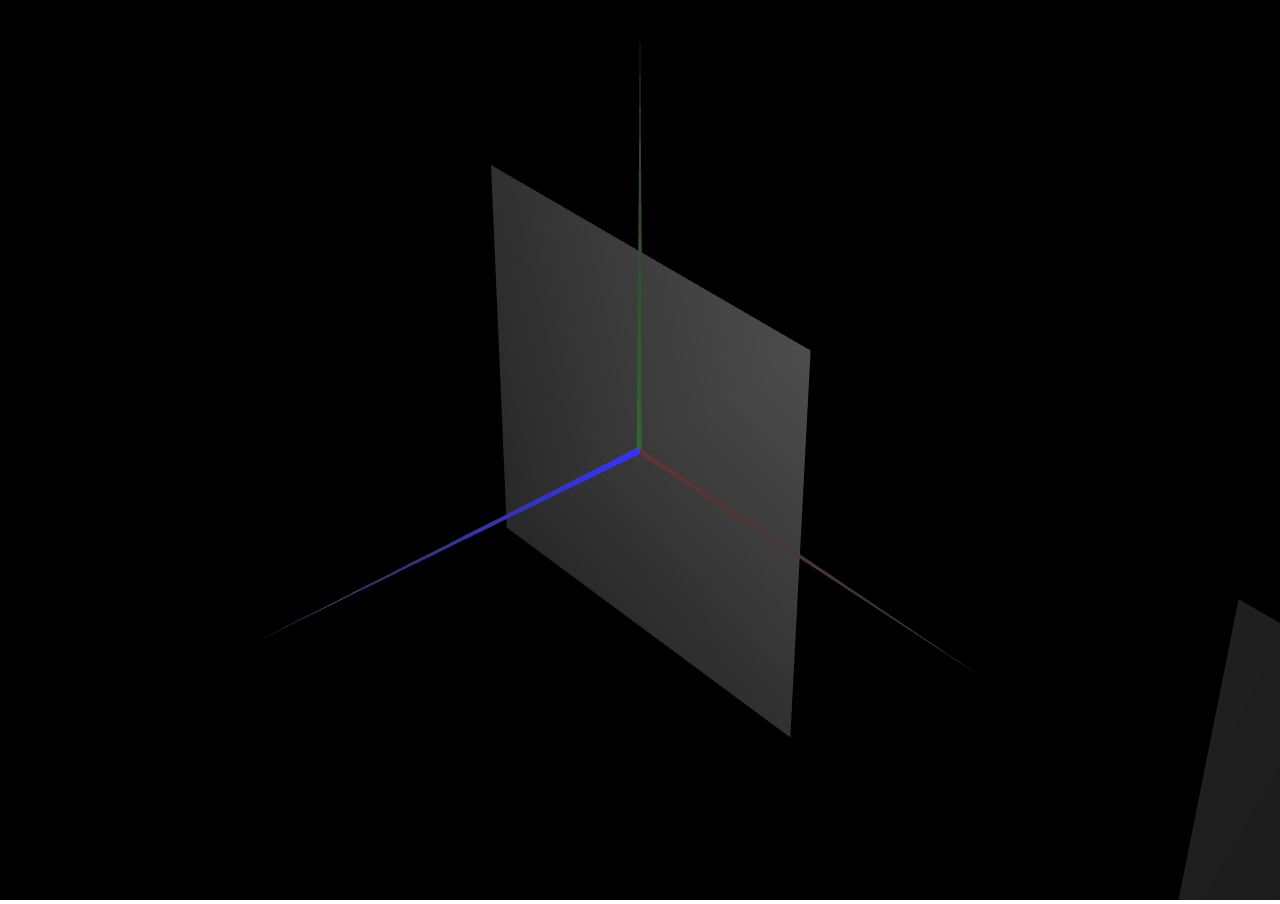
<file: PickingExample/index.html>
<!DOCTYPE html>
<html>
<head lang="en">
	<meta charset="UTF-8">
	<title>CGFexample</title>
	<style>
		body, html {
			border: 0;
			padding: 0;
			margin: 0;
			overflow: hidden;
		}

		canvas {
			width: 100%;
			height: 100%;
		}
	</style>
</head>
<body>
	<script src="main.js"></script>
</body>
</html>
</file>
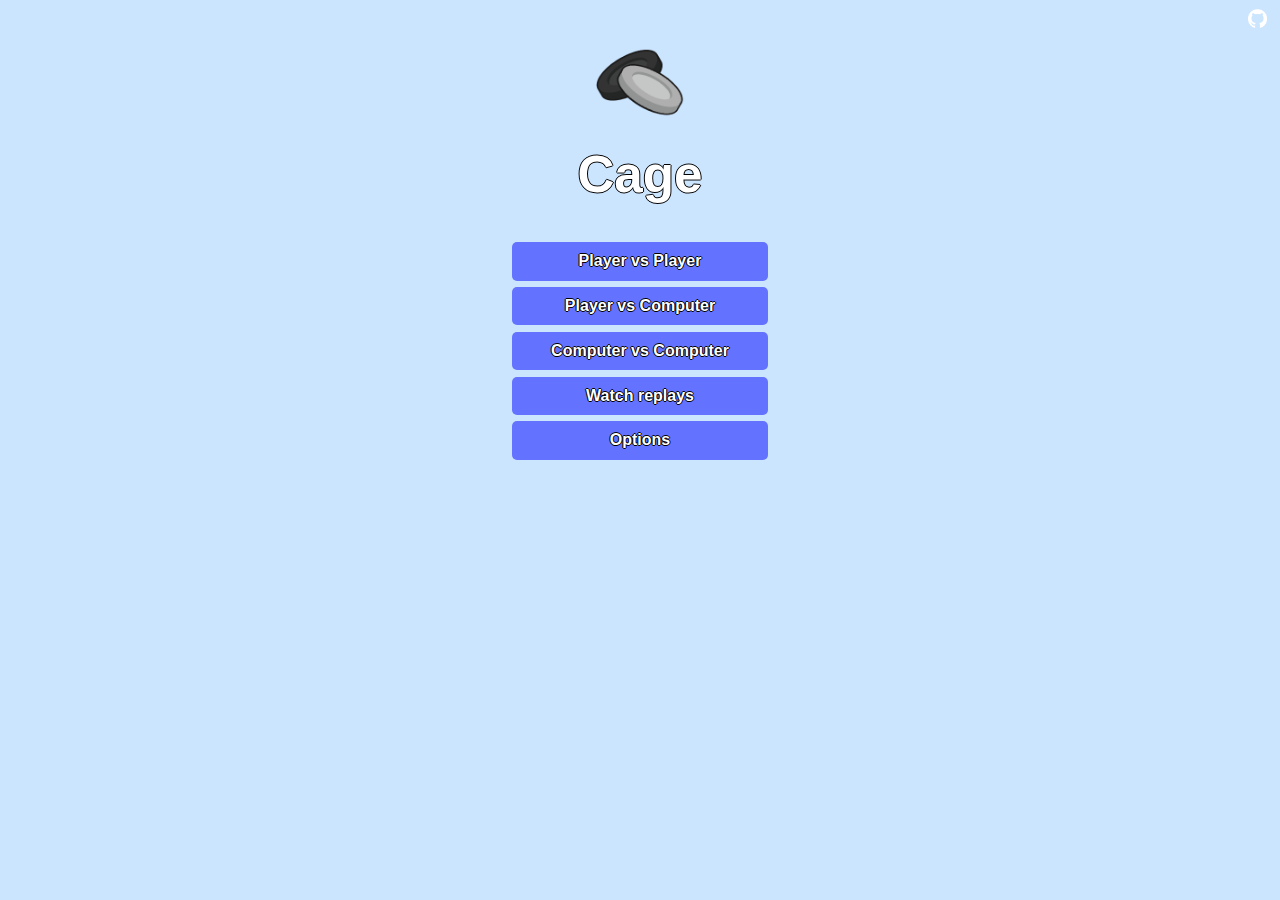
<file: reader/index.html>
<!DOCTYPE html>
<html>
<head lang="en">
    <meta charset="UTF-8">
    <title>Cage</title>
	<link rel="icon" href="resources/logo.png" />
	<link rel="stylesheet" type="text/css" href="styles/menu.css" />
</head>
<body>
	<script>
		localStorage.undo = false;
		localStorage.turn_time = 12;
		localStorage.player1 = "Player";
		localStorage.player2 = "Player";
	</script>

	<a href="https://github.com/BSantos22/LAIG3" target="_blank"><img src="resources/github.png" id="github-img"></a>
	<img id='logo' src='resources/logo.png'/>
	
	<h1 id='title' class='unselectable'>Cage</h1>
	
	<ul>
	<li><button id="player-vs-player" class="button">Player vs Player</button></li>
	<li><button id="player-vs-computer" class="button">Player vs Computer</button></li>
	<li><button id="computer-vs-computer" class="button">Computer vs Computer</button></li>
	<li><button id="watch-replays" class="button">Watch replays</button></li>
	<li><button id="options" class="button">Options</button></li>
	</ul>
	
	<script type="text/javascript">
		document.getElementById("player-vs-player").onclick = function () {
			localStorage.player1 = "Player";
			localStorage.player2 = "Player";
			location.href = "game.html";
		};
		document.getElementById("player-vs-computer").onclick = function () {
			localStorage.player1 = "Player";
			localStorage.player2 = "Computer";
			location.href = "game.html";
		};
		document.getElementById("computer-vs-computer").onclick = function () {
			localStorage.player1 = "Computer";
			localStorage.player2 = "Computer";
			location.href = "game.html";
		};
		document.getElementById("watch-replays").onclick = function () {
			document.getElementById('modal').style.display = "block";
		};
		document.getElementById("options").onclick = function () {
			//location.href = "game.html";
		};
	</script>
	
	<section id="modal" class="modal">
		<h1 id="choose">Choose file</h1>
		<form id="form-video" action="javascript:watchVideo()" autocomplete="off">
			<input type="text" id="input_file_name" class="text-input" placeholder="File name"><br>
			<input class="button" type="submit" value="Submit">
		</form>
		
		<button id="back" class="button">Back</button>
	</section>
	
	<script type="text/javascript">
		document.getElementById("back").onclick = function () {
			location.href = "index.html";
		};
	
		function watchVideo() {
			localStorage.video_name = document.getElementById('input_file_name').value;
			location.href = "video.html";
		}
	</script>
	
</body>
</html>
</file>
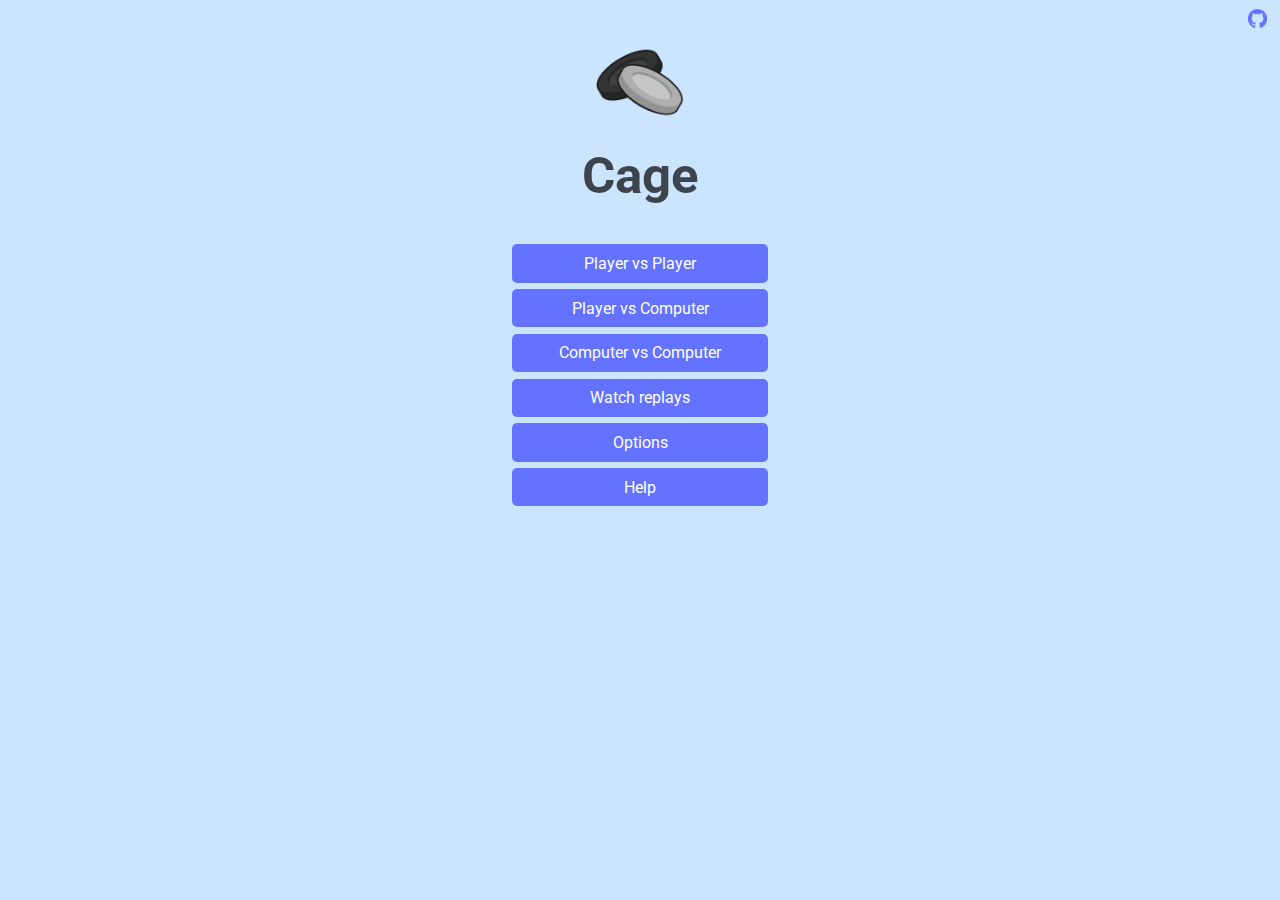
<file: src/index.html>
<!DOCTYPE html>
<html>
<head lang="en">
    <meta charset="UTF-8">
    <title>Cage</title>
	<link rel="icon" href="resources/logo.png" />
	<link href="https://fonts.googleapis.com/css?family=Roboto" rel="stylesheet">
	<link rel="stylesheet" type="text/css" href="styles/menu.css" />
</head>
<body>
	<script>
		location.href = "pages/menu.html";
	</script>
</body>
</html>
</file>
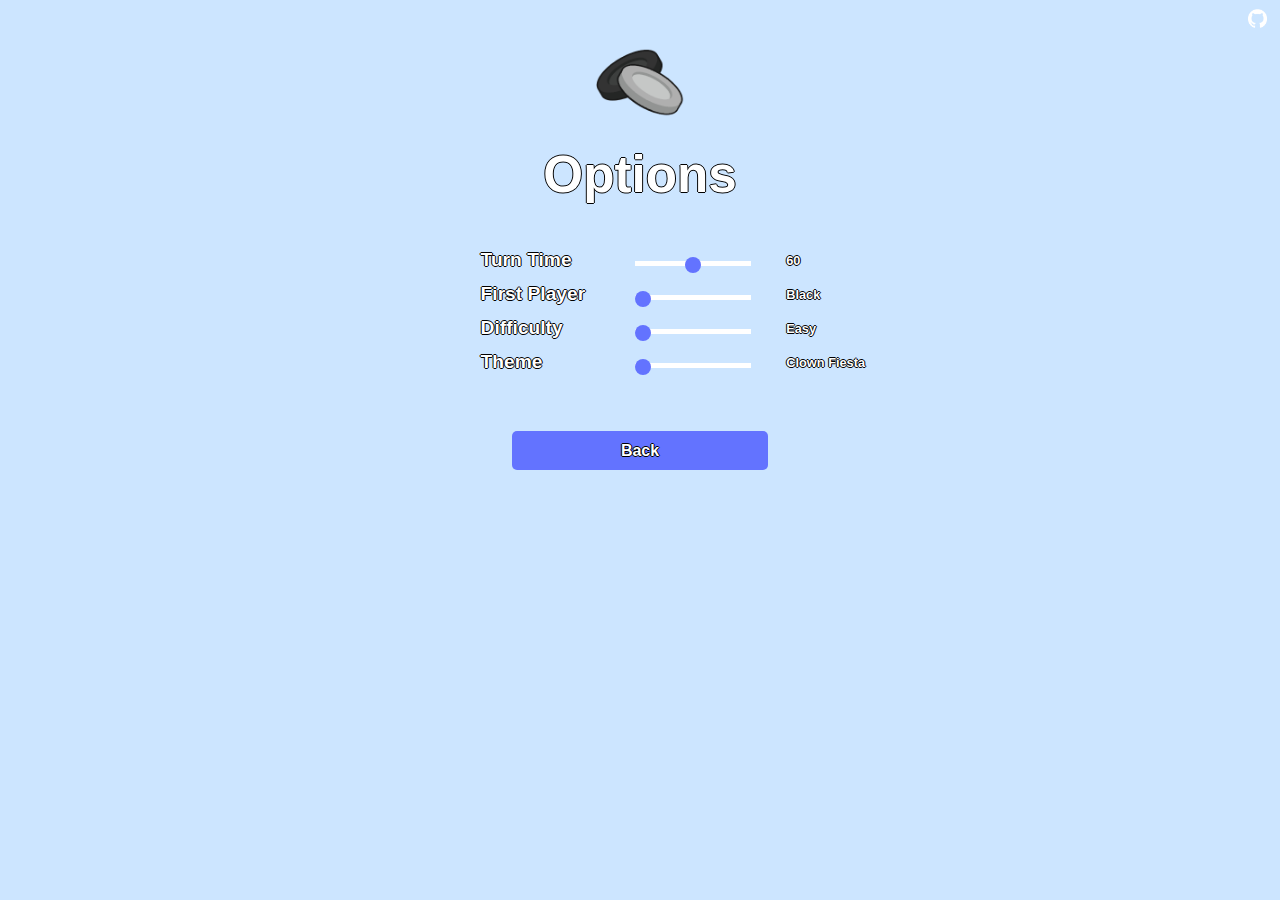
<file: reader/options.html>
<!DOCTYPE html>
<html>
<head lang="en">
    <meta charset="UTF-8">
    <title>Cage</title>
	<link rel="icon" href="resources/logo.png" />
	<link rel="stylesheet" type="text/css" href="styles/options.css" />
</head>
<body>
	<a href="https://github.com/BSantos22/LAIG3" target="_blank"><img src="resources/github.png" id="github-img"></a>
	<img id='logo' src='resources/logo.png'/>
	
	<h1 id='title' class='unselectable'>Options</h1>
	
	<form action='javascript:setOptions()'>
		<table>
		<tr>
			<th>Turn Time</th>
			<th><input type="range" id="turn_time" min="0" max="120" step="5" oninput="changeTurnTime()"></th>
			<th id="turn_time_value"></th>
		</tr>
		<tr>
			<th>First Player</th>
			<th><input type="range" id="first_player" min="1" max="2" step="1" oninput="changeFirstPlayer()"></th>
			<th id="first_player_value"></th>
		</tr>
		<tr>
			<th>Difficulty</th>
			<th><input type="range" id="difficulty" min="1" max="3" step="1" oninput="changeDifficulty()"></th>
			<th id="difficulty_value"></th>
		</tr>
		<tr>
			<th>Theme</th>
			<th><input type="range" id="theme" min="1" max="4" step="1" oninput="changeTheme()"></th>
			<th id="theme_value"></th>
		</tr>
		</table>
		
		<input class="button" type="submit" id="submit" value="Back">
	</form>
	
	<script>
		document.getElementById('first_player').value = localStorage.first_player;
		document.getElementById('difficulty').value = localStorage.difficulty;
		document.getElementById('theme').value = localStorage.theme;
		document.getElementById('turn_time').value = localStorage.turn_time;
		document.getElementById('first_player_value').innerHTML = getFirstPlayer(localStorage.first_player);
		document.getElementById('difficulty_value').innerHTML = getDifficulty(localStorage.difficulty);
		document.getElementById('theme_value').innerHTML = getTheme(localStorage.theme);
		document.getElementById('turn_time_value').innerHTML = getTurnTime(localStorage.turn_time);
	
		function setOptions() {
			localStorage.first_player = document.getElementById('first_player').value;
			localStorage.difficulty = document.getElementById('difficulty').value;
			localStorage.theme = document.getElementById('theme').value;
			localStorage.turn_time = document.getElementById('turn_time').value;
			location.href = "index.html";
		}
	
		function getTurnTime(val) {
			if (val == 0) {
				return "Off";
			}
			else {
				return val;
			}
		}
	
		function changeTurnTime() {
			var val = document.getElementById('turn_time').value;
			var string = getTurnTime(val);
			document.getElementById('turn_time_value').innerHTML = string;
		}
		
		function getFirstPlayer(val) {
			if (val == 1) {
				return "Black";
			}
			else {
				return "White";
			}

		}
		
		function changeFirstPlayer() {
			var val = document.getElementById('first_player').value;
			var string = getFirstPlayer(val);
			document.getElementById('first_player_value').innerHTML = string;
		}
		
		function getDifficulty(val) {
			if (val == 1) {
				return "Easy";
			}
			else if (val == 2){
				return "Medium";
			}
			else {
				return "Hard";
			}
		}
		
		function changeDifficulty() {
			var val = document.getElementById('difficulty').value;
			var string = getDifficulty(val);
			document.getElementById('difficulty_value').innerHTML = string;
		}
	
		function getTheme(val) {
			if (val == 1) {
				return "Clown Fiesta";
			}
			else if (val == 2){
				return "Hi";
			}
			else if (val == 3){
				return "Anotha one";
			}
			else {
				return "Fack";
			}
		}
	
		function changeTheme() {
			var val = document.getElementById('theme').value;
			var string = getTheme(val);
			document.getElementById('theme_value').innerHTML = string;
		}
	</script>
	
</body>
</html>
</file>
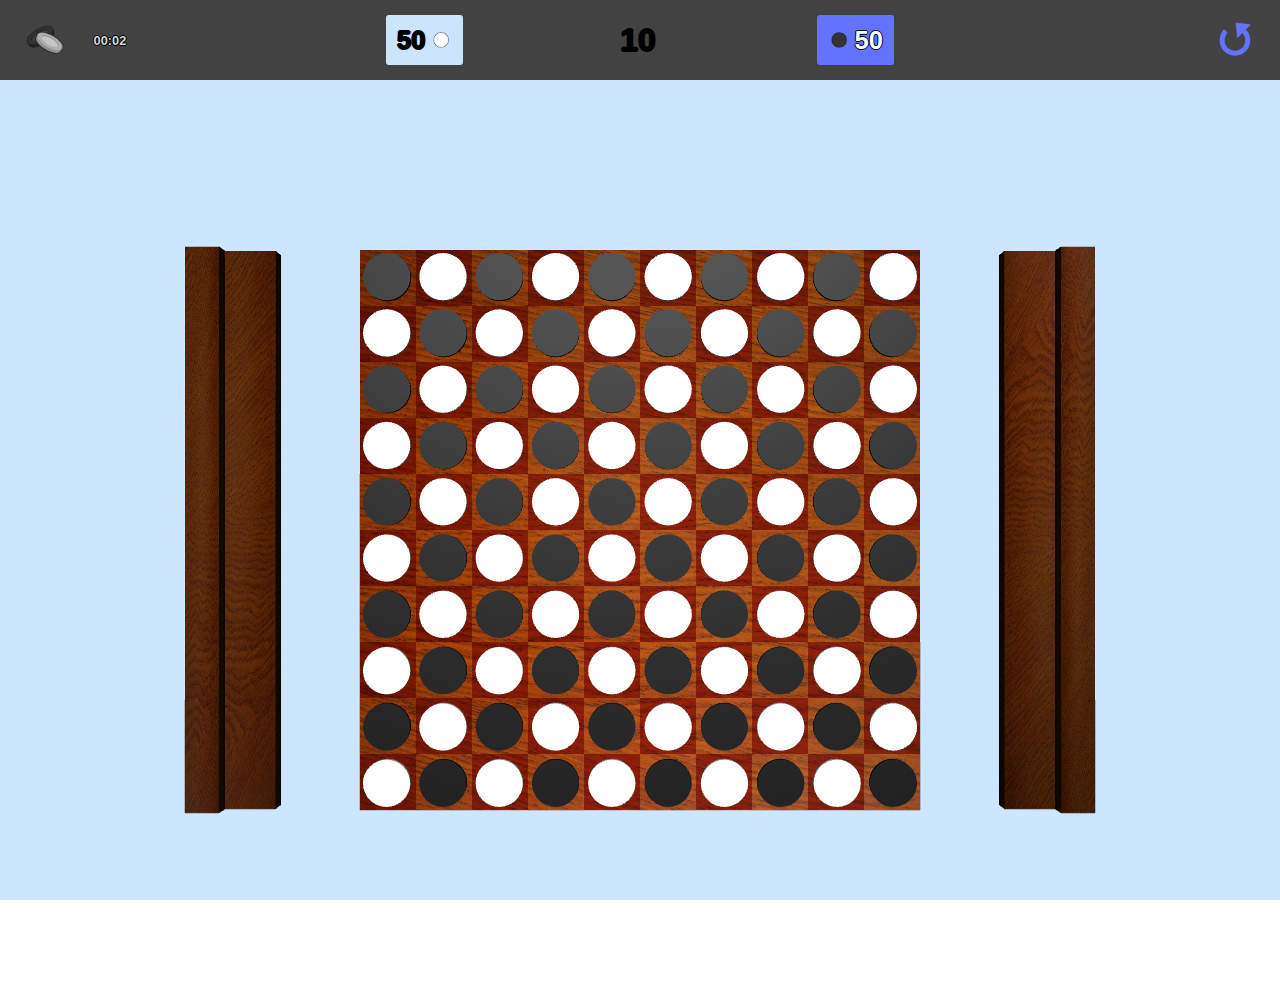
<file: reader/pages/game.html>
<!DOCTYPE html>
<html>
<head lang="en">
    <meta charset="UTF-8">
    <title>Cage</title>
	<link rel="icon" href="../resources/logo.png" />
	<link href="https://fonts.googleapis.com/css?family=Roboto" rel="stylesheet">
	<link rel="stylesheet" type="text/css" href="../styles/game.css" />
</head>
<body>

<div id='interface'>
	<section id='loading'>
		<img id='loading-spinner' class='spinner' src='../resources/loading.png'/>
		<img id='loading-spinner2' class='spinner' src='../resources/loading.png'/>
		<img id='loading-spinner3' class='spinner' src='../resources/loading.png'/>
	</section>

	<section id='time' class='interface-section'>
		<span class='helper'></span><a><img id='logo' src='../resources/logo.png'/></a>
		<p id='game-timer' class='unselectable'></p>
	</section>
	
	<section id='game_info' class='interface-section'>
		<div id='player-white'>
			<p id='player-white-score' class='unselectable'>50</p>
			<span class='helper'></span><img id='white-piece' src='../resources/white.png'/>
		</div>
		
		<div id='turn-time'>
			<p id='turn-time-countdown' class='unselectable'></p>
			<span class='helper'></span>
		</div>
		
		<div id='player-black'>
			<span class='helper'></span><img id='black-piece' src='../resources/black.png'/>
			<p id='player-black-score' class='unselectable'>50</p>
		</div>
	</section>
	
	<section id='undo' class='interface-section'>
		<span class='helper'></span><a><img id='undo-button' onclick="undo()" src='../resources/undo.png'/></a>
	</section>
	
	<script>
		if (localStorage.player1 === "Computer" || localStorage.player2 === "Computer") {
			document.getElementById('undo-button').style.display = "none";
		}
	</script>
	
	<script>
	function undo() {
		localStorage.undo = true;
	}
	</script>
	
	<section id="modal" class="modal">
		<h1 id="winner"></h1>
		<a id="download" download="test.txt" href=""><button id="save" class="button" >Save replay</button></a>
		<button id="exit" class="button">Exit</button>
	</section>
	
	<script type="text/javascript">
		document.getElementById("exit").onclick = function () {
			location.href = "menu.html";
		};
		document.getElementById("logo").onclick = function () {
			location.href = "menu.html";
		};
	</script>
</div>

<div id='game'>
<script src="../game/Game.js"></script>
</div>

</body>
</html>
</file>
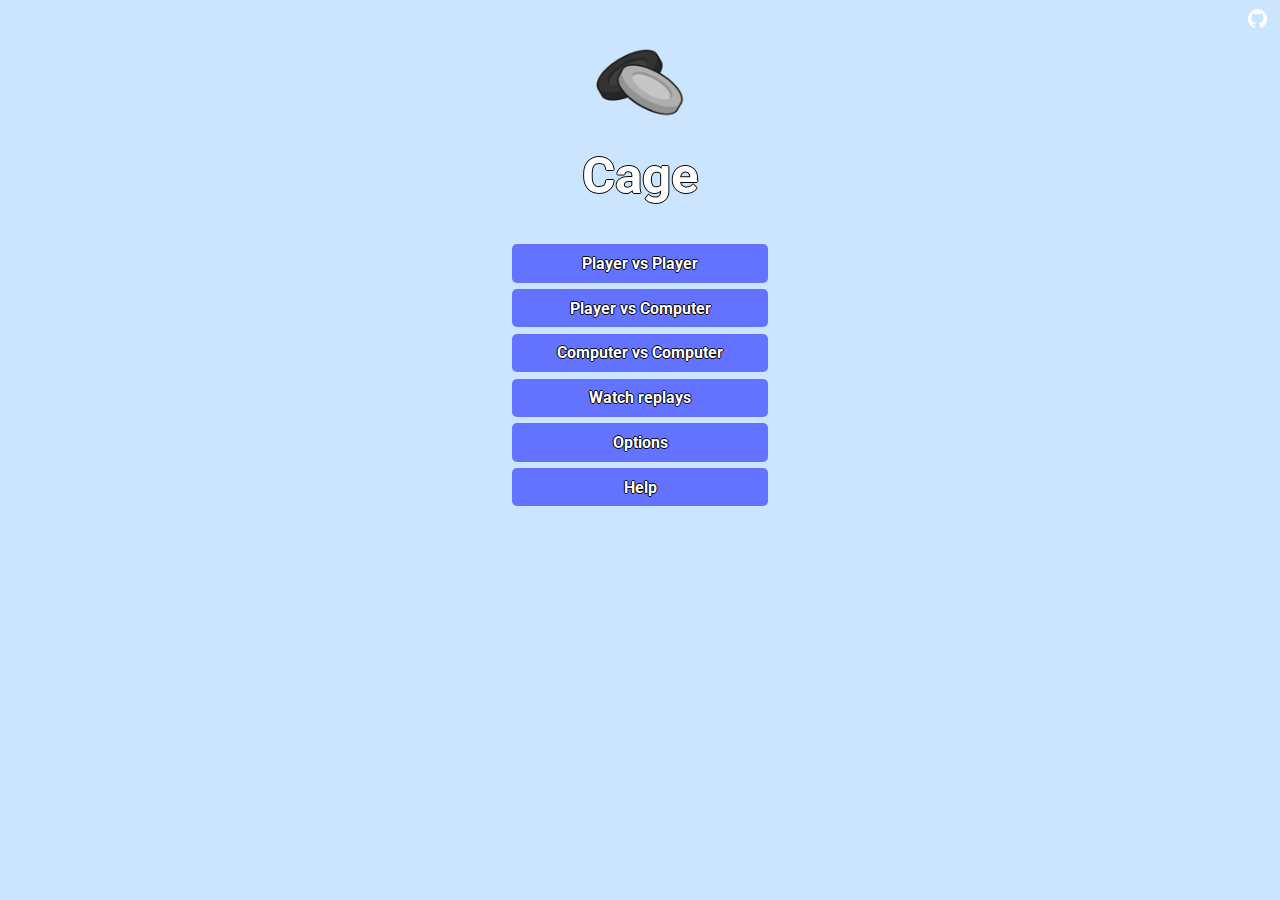
<file: reader/pages/menu.html>
<!DOCTYPE html>
<html>
<head lang="en">
    <meta charset="UTF-8">
    <title>Cage</title>
	<link rel="icon" href="../resources/logo.png" />
	<link href="https://fonts.googleapis.com/css?family=Roboto" rel="stylesheet">
	<link rel="stylesheet" type="text/css" href="../styles/menu.css" />
</head>
<body>
	<script>
		localStorage.undo = false;
		localStorage.playstop = "play";
		localStorage.player1 = "Player";
		localStorage.player2 = "Player";
		if (localStorage.turn_time == null || localStorage.first_player == null ||
			localStorage.difficulty == null || localStorage.theme == null) {
				localStorage.turn_time = 60;
				localStorage.first_player = 1;
				localStorage.difficulty = 1;
				localStorage.theme = 1;
		}
	</script>

	<a href="https://github.com/BSantos22/LAIG3" target="_blank"><img src="../resources/github.png" id="github-img"></a>
	<img id='logo' src='../resources/logo.png'/>
	
	<h1 id='title' class='unselectable'>Cage</h1>
	
	<ul>
	<li><button id="player-vs-player" class="button">Player vs Player</button></li>
	<li><button id="player-vs-computer" class="button">Player vs Computer</button></li>
	<li><button id="computer-vs-computer" class="button">Computer vs Computer</button></li>
	<li><button id="watch-replays" class="button">Watch replays</button></li>
	<li><button id="options" class="button">Options</button></li>
	<li><button id="help" class="button">Help</button></li>
	</ul>
	
	<script type="text/javascript">
		document.getElementById("player-vs-player").onclick = function () {
			localStorage.player1 = "Player";
			localStorage.player2 = "Player";
			location.href = "game.html";
		};
		document.getElementById("player-vs-computer").onclick = function () {
			localStorage.player1 = "Player";
			localStorage.player2 = "Computer";
			location.href = "game.html";
		};
		document.getElementById("computer-vs-computer").onclick = function () {
			localStorage.player1 = "Computer";
			localStorage.player2 = "Computer";
			location.href = "game.html";
		};
		document.getElementById("watch-replays").onclick = function () {
			document.getElementById('modal').style.display = "block";
		};
		document.getElementById("options").onclick = function () {
			location.href = "options.html";
		};
		document.getElementById("help").onclick = function () {
			window.open('http://www.marksteeregames.com/Cage_rules.html','_blank');
		};
	</script>
	
	<section id="modal" class="modal">
		<h1 id="choose">Choose file</h1>
		<form id="form-video" action="javascript:watchVideo()" autocomplete="off">
			<input type="text" id="input_file_name" class="text-input" placeholder="File name"><br>
			<input class="button" type="submit" value="Submit">
		</form>
		
		<button id="back" class="button">Back</button>
	</section>
	
	<script type="text/javascript">
		document.getElementById("back").onclick = function () {
			location.href = "menu.html";
		};
	
		function watchVideo() {
			localStorage.video_name = document.getElementById('input_file_name').value;
			location.href = "video.html";
		}
	</script>
	
</body>
</html>
</file>
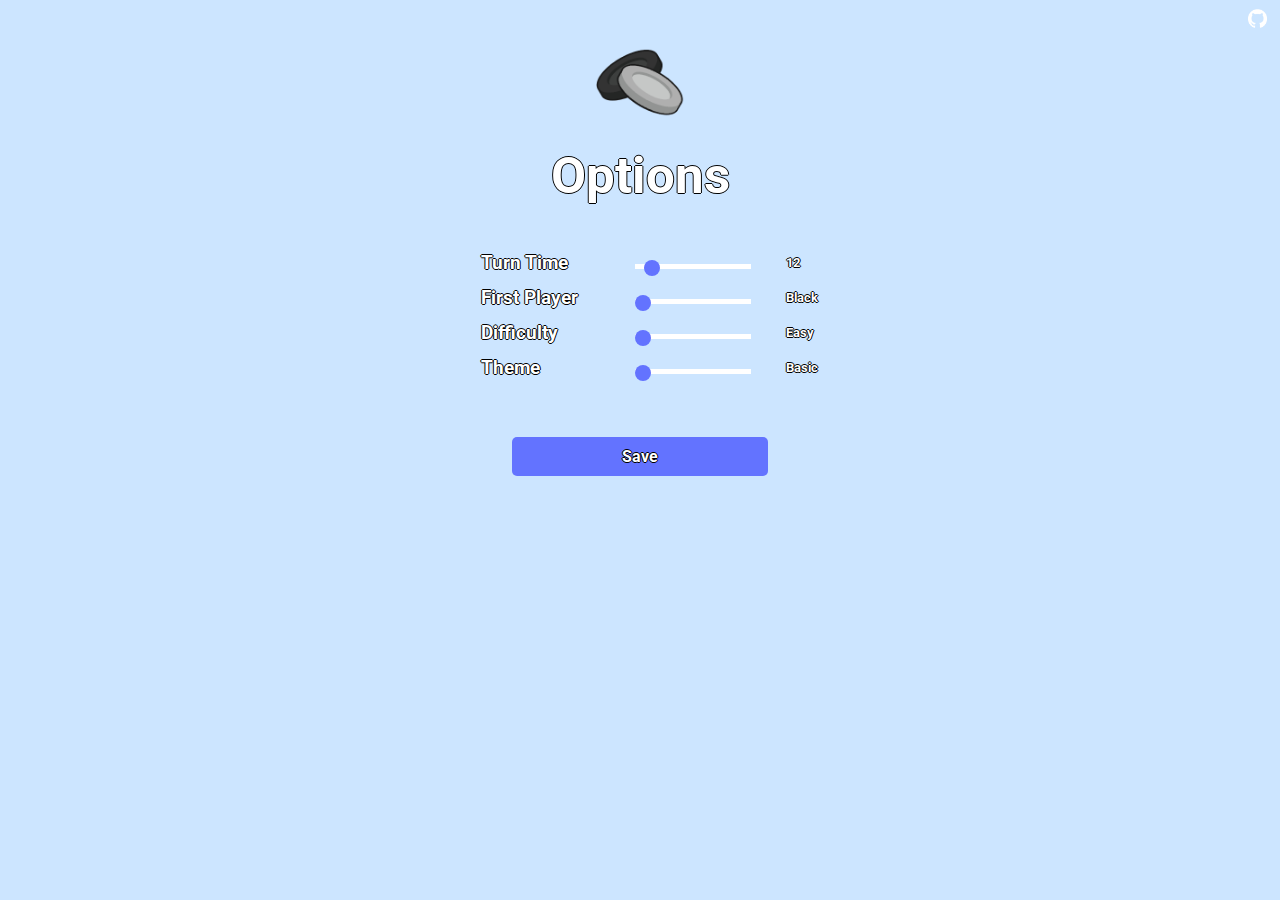
<file: reader/pages/options.html>
<!DOCTYPE html>
<html>
<head lang="en">
    <meta charset="UTF-8">
    <title>Cage</title>
	<link rel="icon" href="../resources/logo.png" />
	<link href="https://fonts.googleapis.com/css?family=Roboto" rel="stylesheet">
	<link rel="stylesheet" type="text/css" href="../styles/options.css" />
</head>
<body>
	<a href="https://github.com/BSantos22/LAIG3" target="_blank"><img src="../resources/github.png" id="github-img"></a>
	<img id='logo' src='../resources/logo.png'/>
	
	<h1 id='title' class='unselectable'>Options</h1>
	
	<form action='javascript:setOptions()'>
		<table>
		<tr>
			<th class='unselectable'>Turn Time</th>
			<th><input type="range" id="turn_time" min="0" max="120" step="5" oninput="changeTurnTime()"></th>
			<th id="turn_time_value" class='unselectable'></th>
		</tr>
		<tr>
			<th class='unselectable'>First Player</th>
			<th><input type="range" id="first_player" min="1" max="2" step="1" oninput="changeFirstPlayer()"></th>
			<th id="first_player_value" class='unselectable'></th>
		</tr>
		<tr>
			<th class='unselectable'>Difficulty</th>
			<th><input type="range" id="difficulty" min="1" max="3" step="1" oninput="changeDifficulty()"></th>
			<th id="difficulty_value" class='unselectable'></th>
		</tr>
		<tr>
			<th class='unselectable'>Theme</th>
			<th><input type="range" id="theme" min="1" max="4" step="1" oninput="changeTheme()"></th>
			<th id="theme_value" class='unselectable'></th>
		</tr>
		</table>
		
		<input class="button" type="submit" id="submit" value="Save">
	</form>
	
	<script>
		document.getElementById('first_player').value = localStorage.first_player;
		document.getElementById('difficulty').value = localStorage.difficulty;
		document.getElementById('theme').value = localStorage.theme;
		document.getElementById('turn_time').value = localStorage.turn_time;
		document.getElementById('first_player_value').innerHTML = getFirstPlayer(localStorage.first_player);
		document.getElementById('difficulty_value').innerHTML = getDifficulty(localStorage.difficulty);
		document.getElementById('theme_value').innerHTML = getTheme(localStorage.theme);
		document.getElementById('turn_time_value').innerHTML = getTurnTime(localStorage.turn_time);
	
		function setOptions() {
			localStorage.first_player = document.getElementById('first_player').value;
			localStorage.difficulty = document.getElementById('difficulty').value;
			localStorage.theme = document.getElementById('theme').value;
			localStorage.turn_time = document.getElementById('turn_time').value;
			location.href = "menu.html";
		}
	
		function getTurnTime(val) {
			if (val == 0) {
				return "Off";
			}
			else {
				return val;
			}
		}
	
		function changeTurnTime() {
			var val = document.getElementById('turn_time').value;
			var string = getTurnTime(val);
			document.getElementById('turn_time_value').innerHTML = string;
		}
		
		function getFirstPlayer(val) {
			if (val == 1) {
				return "Black";
			}
			else {
				return "White";
			}

		}
		
		function changeFirstPlayer() {
			var val = document.getElementById('first_player').value;
			var string = getFirstPlayer(val);
			document.getElementById('first_player_value').innerHTML = string;
		}
		
		function getDifficulty(val) {
			if (val == 1) {
				return "Easy";
			}
			else if (val == 2){
				return "Medium";
			}
			else {
				return "Hard";
			}
		}
		
		function changeDifficulty() {
			var val = document.getElementById('difficulty').value;
			var string = getDifficulty(val);
			document.getElementById('difficulty_value').innerHTML = string;
		}
	
		function getTheme(val) {
			if (val == 1) {
				return "Basic";
			}
			else if (val == 2){
				return "Fancy";
			}
			else if (val == 3){
				return "Anotha one";
			}
			else {
				return "Fack";
			}
		}
	
		function changeTheme() {
			var val = document.getElementById('theme').value;
			var string = getTheme(val);
			document.getElementById('theme_value').innerHTML = string;
		}
	</script>
	
</body>
</html>
</file>
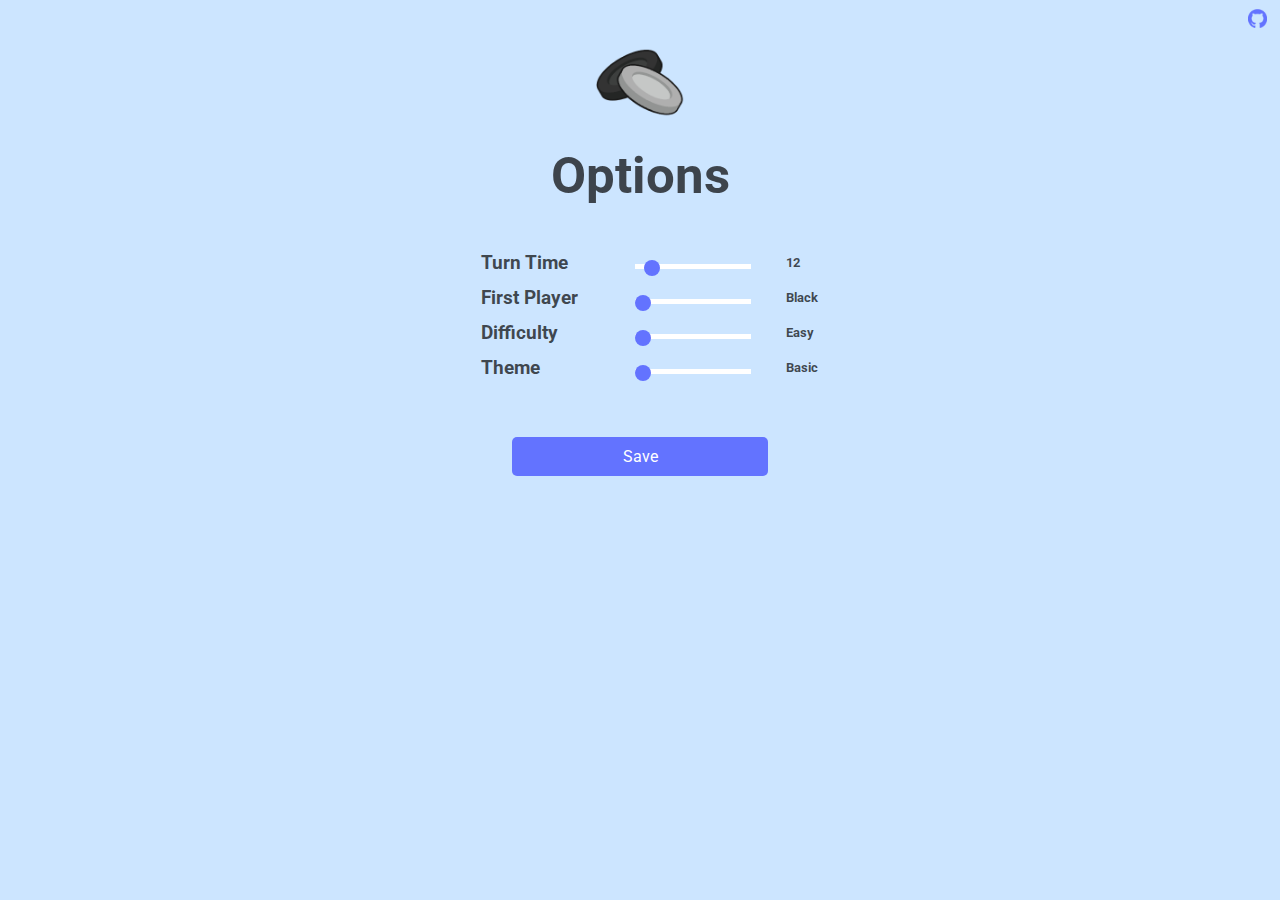
<file: src/pages/options.html>
<!DOCTYPE html>
<html>
<head lang="en">
    <meta charset="UTF-8">
    <title>Cage</title>
	<link rel="icon" href="../resources/logo.png" />
	<link href="https://fonts.googleapis.com/css?family=Roboto" rel="stylesheet">
	<link rel="stylesheet" type="text/css" href="../styles/options.css" />
</head>
<body>
	<a href="https://github.com/BSantos22/LAIG3" target="_blank"><img src="../resources/github.png" id="github-img"></a>
	<img id='logo' src='../resources/logo.png'/>
	
	<h1 id='title' class='unselectable'>Options</h1>
	
	<form action='javascript:setOptions()'>
		<table>
		<tr>
			<th class='unselectable'>Turn Time</th>
			<th><input type="range" id="turn_time" min="0" max="120" step="5" oninput="changeTurnTime()"></th>
			<th id="turn_time_value" class='unselectable'></th>
		</tr>
		<tr>
			<th class='unselectable'>First Player</th>
			<th><input type="range" id="first_player" min="1" max="2" step="1" oninput="changeFirstPlayer()"></th>
			<th id="first_player_value" class='unselectable'></th>
		</tr>
		<tr>
			<th class='unselectable'>Difficulty</th>
			<th><input type="range" id="difficulty" min="1" max="3" step="1" oninput="changeDifficulty()"></th>
			<th id="difficulty_value" class='unselectable'></th>
		</tr>
		<tr>
			<th class='unselectable'>Theme</th>
			<th><input type="range" id="theme" min="1" max="3" step="1" oninput="changeTheme()"></th>
			<th id="theme_value" class='unselectable'></th>
		</tr>
		</table>
		
		<input class="button" type="submit" id="submit" value="Save">
	</form>
	
	<script>
		document.getElementById('first_player').value = localStorage.first_player;
		document.getElementById('difficulty').value = localStorage.difficulty;
		document.getElementById('theme').value = localStorage.theme;
		document.getElementById('turn_time').value = localStorage.turn_time;
		document.getElementById('first_player_value').innerHTML = getFirstPlayer(localStorage.first_player);
		document.getElementById('difficulty_value').innerHTML = getDifficulty(localStorage.difficulty);
		document.getElementById('theme_value').innerHTML = getTheme(localStorage.theme);
		document.getElementById('turn_time_value').innerHTML = getTurnTime(localStorage.turn_time);
	
		function setOptions() {
			localStorage.first_player = document.getElementById('first_player').value;
			localStorage.difficulty = document.getElementById('difficulty').value;
			localStorage.theme = document.getElementById('theme').value;
			localStorage.turn_time = document.getElementById('turn_time').value;
			location.href = "menu.html";
		}
	
		function getTurnTime(val) {
			if (val == 0) {
				return "Off";
			}
			else {
				return val;
			}
		}
	
		function changeTurnTime() {
			var val = document.getElementById('turn_time').value;
			var string = getTurnTime(val);
			document.getElementById('turn_time_value').innerHTML = string;
		}
		
		function getFirstPlayer(val) {
			if (val == 1) {
				return "Black";
			}
			else {
				return "White";
			}

		}
		
		function changeFirstPlayer() {
			var val = document.getElementById('first_player').value;
			var string = getFirstPlayer(val);
			document.getElementById('first_player_value').innerHTML = string;
		}
		
		function getDifficulty(val) {
			if (val == 1) {
				return "Easy";
			}
			else if (val == 2){
				return "Medium";
			}
			else {
				return "Hard";
			}
		}
		
		function changeDifficulty() {
			var val = document.getElementById('difficulty').value;
			var string = getDifficulty(val);
			document.getElementById('difficulty_value').innerHTML = string;
		}
	
		function getTheme(val) {
			if (val == 1) {
				return "Basic";
			}
			else if (val == 2){
				return "Fancy";
			}
			else if (val == 3){
				return "Christmas";
			}
		}
	
		function changeTheme() {
			var val = document.getElementById('theme').value;
			var string = getTheme(val);
			document.getElementById('theme_value').innerHTML = string;
		}
	</script>
	
</body>
</html>
</file>
<file: reader/styles/menu.css>
body, html {
    border: 0;
    padding: 0;
    margin: 0;
    overflow: hidden;
	width: 100%;
	height: 100%;
	background-color: #CCE5FF;
	text-align: center;
}

#logo {
	width: 7%;
	height: auto;
	margin-top: 3%;
	clear: both;
	
}

ul {
    padding: 0;
    list-style-type: none;
}

h1 {
	font-family: 'Roboto', sans-serif;
	color: white;
	text-shadow: -1px 0 black, 0 1px black, 1px 0 black, 0 -1px black;
	font-weight: bold;
	font-size: 4vw;
	margin-top: 1%;
	margin-bottom: 3%;
}

#choose {
	margin-top: 8%;
}

.button {
	font-family: 'Roboto', sans-serif;
	color: white;
	text-shadow: -1px 0 black, 0 1px black, 1px 0 black, 0 -1px black;
	font-weight: bold;
	font-size: 1.25vw;
	margin-bottom: 0.5%;
	border-radius: 5px;
	background-color: #6373FF;
	width: 20%;
	height: 3vw;
	outline: none;
	border: none;
}

.button:hover {
	cursor: pointer;
	background-color: #4653B5;
}

#github-img {
	position: absolute;
	top: 1%;
	right: 1%;
	width: 1.5%;
}

h1:hover {
	cursor: default;
}

.modal {
    display: none;
    position: absolute;
    z-index: 999;
    left: 0;
    top: 0;
    width: 100%;
    height: 100%;
    overflow: hidden;
    background-color: rgba(0,0,0,0.85);
    font-family: 'Roboto', sans-serif;
	text-align: center;
}

.text-input {
	font-family: 'Roboto', sans-serif;
	font-size: 1.25vw;
	margin-bottom: 0.5%;
	border-radius: 5px;
	width: 40%;
	height: 3vw;
	outline: none;
	border: none;
	padding-left: 1%;
	padding-right: 1%;
}


.unselectable {
    -webkit-touch-callout: none;
    -webkit-user-select: none;
    -khtml-user-select: none;
    -moz-user-select: none;
    -ms-user-select: none;
    user-select: none;
}
</file>
<file: src/styles/menu.css>
body, html {
    border: 0;
    padding: 0;
    margin: 0;
    overflow: hidden;
	width: 100%;
	height: 100%;
	background-color: #CCE5FF;
	text-align: center;
}

#logo {
	width: 7%;
	height: auto;
	margin-top: 3%;
	clear: both;
	
}

ul {
    padding: 0;
    list-style-type: none;
}

h1 {
	font-family: 'Roboto', sans-serif;
	color: rgba(0,0,0,0.7);
	font-size: 4vw;
	margin-top: 1%;
	margin-bottom: 3%;
}

#choose {
	color: white;
	margin-top: 8%;
}

.button {
	font-family: 'Roboto', sans-serif;
	color: white;
	font-size: 1.25vw;
	margin-bottom: 0.5%;
	border-radius: 5px;
	background-color: #6373FF;
	width: 20%;
	height: 3vw;
	outline: none;
	border: none;
}

.button:hover {
	cursor: pointer;
	background-color: #4653B5;
}

#github-img {
	position: absolute;
	top: 1%;
	right: 1%;
	width: 1.5%;
}

h1:hover {
	cursor: default;
}

.modal {
    display: none;
    position: absolute;
    z-index: 999;
    left: 0;
    top: 0;
    width: 100%;
    height: 100%;
    overflow: hidden;
    background-color: rgba(0,0,0,0.85);
    font-family: 'Roboto', sans-serif;
	text-align: center;
}

.text-input {
	font-family: 'Roboto', sans-serif;
	font-size: 1.25vw;
	margin-bottom: 0.5%;
	border-radius: 5px;
	width: 40%;
	height: 3vw;
	outline: none;
	border: none;
	padding-left: 1%;
	padding-right: 1%;
}


.unselectable {
    -webkit-touch-callout: none;
    -webkit-user-select: none;
    -khtml-user-select: none;
    -moz-user-select: none;
    -ms-user-select: none;
    user-select: none;
}
</file>
<file: reader/styles/options.css>
body, html {
    border: 0;
    padding: 0;
    margin: 0;
    overflow: hidden;
	width: 100%;
	height: 100%;
	background-color: #CCE5FF;
	text-align: center;
}

h1 {
	font-family: 'Roboto', sans-serif;
	color: white;
	text-shadow: -1px 0 black, 0 1px black, 1px 0 black, 0 -1px black;
	font-weight: bold;
	font-size: 4vw;
	margin-top: 1%;
	margin-bottom: 3%;
}

form {
	text-align: center;
}

table {
	position:relative;
	left:37vw; 
	width: 33vw;
	table-layout: fixed;
	height: 10vw;
}

th {
	width: 11vw;
	text-align: left;
	font-family: 'Roboto', sans-serif;
	color: white;
	text-shadow: -1px 0 black, 0 1px black, 1px 0 black, 0 -1px black;
	font-weight: bold;
	font-size: 1.5vw;
	padding: 5px;
}

#submit {
	top: 4vw;
	position: relative;
}

#turn_time_value, #theme_value, #difficulty_value, #first_player_value {
	font-size: 1vw;
	color: white;
	text-shadow: -1px 0 black, 0 1px black, 1px 0 black, 0 -1px black;
	font-weight: bold;
}

#logo {
	width: 7%;
	height: auto;
	margin-top: 3%;
	clear: both;
	
}

#github-img {
	position: absolute;
	top: 1%;
	right: 1%;
	width: 1.5%;
}

.button {
	font-family: 'Roboto', sans-serif;
	color: white;
	text-shadow: -1px 0 black, 0 1px black, 1px 0 black, 0 -1px black;
	font-weight: bold;
	font-size: 1.25vw;
	margin-bottom: 0.5%;
	border-radius: 5px;
	background-color: #6373FF;
	width: 20%;
	height: 3vw;
	outline: none;
	border: none;
}

.button:hover {
	cursor: pointer;
	background-color: #4653B5;
}


input[type=range] {
    -webkit-appearance: none;
    width: 9vw;
}

input[type=range]::-webkit-slider-thumb:hover {
	cursor: pointer;
	background: #4653B5;
}
input[type=range]::-moz-range-thumb:hover {
	cursor: pointer;
	background: #4653B5;
}
input[type=range]::-ms-thumb:hover {
	cursor: pointer;
	background: #4653B5;
}

input[type=range]::-webkit-slider-runnable-track {
    width: 9vw;
    height: 5px;
    background: white;
    border: none;
    border-radius: 3px;
}
input[type=range]::-webkit-slider-thumb {
    -webkit-appearance: none;
    border: none;
    height: 16px;
    width: 16px;
    border-radius: 50%;
    background: #6373FF;
    margin-top: -4px;
}
input[type=range]:focus {
    outline: none;
}

input[type=range]::-moz-range-track {
    width: 9vw;
    height: 5px;
    background: white;
    border: none;
    border-radius: 3px;
}
input[type=range]::-moz-range-thumb {
    border: none;
    height: 16px;
    width: 16px;
    border-radius: 50%;
    background: #6373FF;
}

input[type=range]:-moz-focusring{
    outline: 1px solid white;
    outline-offset: -1px;
}

input[type=range]::-ms-track {
    width: 9vw;
    height: 5px;
    background: transparent;
    border-color: transparent;
    border-width: 6px 0;
    color: transparent;
}
input[type=range]::-ms-fill-lower {
    background: #777;
    border-radius: 10px;
}
input[type=range]::-ms-fill-upper {
    background: #ddd;
    border-radius: 10px;
}
input[type=range]::-ms-thumb {
    border: none;
    height: 16px;
    width: 16px;
    border-radius: 50%;
    background: #6373FF;
}
input[type=range]:focus::-ms-fill-lower {
    background: #888;
}
input[type=range]:focus::-ms-fill-upper {
    background: #ccc;
}

h1:hover {
	cursor: default;
}

p:hover {
	cursor: default;
}

th:hover {
	cursor: default;
}

.unselectable {
    -webkit-touch-callout: none;
    -webkit-user-select: none;
    -khtml-user-select: none;
    -moz-user-select: none;
    -ms-user-select: none;
    user-select: none;
}
</file>
<file: reader/styles/game.css>
body, html {
    border: 0;
    padding: 0;
    margin: 0;
    overflow: hidden;
	width: 100%;
	height: 100%;
}

canvas {
    width: 100%;
    height: 100%;
}

p {
	font-family: ‘Lucida Sans Unicode’, ‘Lucida Grande’, sans-serif;
	color: #CFD8DC;
	text-shadow: -1px 0 black, 0 1px black, 1px 0 black, 0 -1px black;
	font-weight: bold;
}

#loading {
	position: absolute;
	width: 100%;
	height: 100%;
	z-index: 999;
	background-color: #424242;
}

#game {
	width: 100%;
	height: 100%;
}

#interface {
	width: 100%;
	height: 80px;
}

.interface-section {
	background-color: #424242;
	display: inline-block;
}

#time {
	width: 20%;
	height: 100%;
	float: left;
	display: inline-block;
}

#game_info {
	width: 60%;
	height: 100%;
	float: left;
	display: inline-block;
	text-align: center;
}

#undo {
	width: 20%;
	height: 100%;
	float: right;
}

#logo {
	height: auto;
	width: 15%;
	vertical-align: middle;
	margin-left: 10%;
}

.helper {
    display: inline-block;
    height: 100%;
    vertical-align: middle;
}

#game-timer {
	margin: 0 0 0 10%;
	display: inline-block;
	font-size: 1vw;
	vertical-align: middle;
}

 #undo-button {
	height: auto;
	width: 15%;
	vertical-align: middle;
	margin-left: 75%;
}

#player-white, #player-black {
	height: 50px;
	width: 10%;
	margin: 15px 5% 15px 5%;
	display: inline-block;
	vertical-align: middle;
	border-radius: 3px;
}

#player-black {
	background-color: #388E3C;
}

#turn-time {
	height: 50px;
	width: 25%;
	margin: 15px 5% 15px 5%;
	display: inline-block;
	vertical-align: middle;
}

#player-white-score, #player-black-score {
	display: inline;
	font-size: 2vw;
	vertical-align: middle;
	text-align: center;
}

#turn-time-countdown {
	display: inline;
	font-size: 2.5vw;
	text-align: center;
	vertical-align: middle;
}

#white-piece, #black-piece {
	height: auto;
	width: 20%;
	vertical-align: middle;
	margin: 0 5% 0 5%;
}

.modal {
    display: none;
    position: absolute;
    z-index: 999;
    left: 0;
    top: 0;
    width: 100%;
    height: 100%;
    overflow: hidden;
    background-color: rgba(0,0,0,0.7);
    font-family: ‘Lucida Sans Unicode’, ‘Lucida Grande’, sans-serif;
	text-align: center;
}

h1 {
	font-family: ‘Lucida Sans Unicode’, ‘Lucida Grande’, sans-serif;
	color: #388E3C;
	text-shadow: -2px 0 black, 0 2px black, 2px 0 black, 0 -2px black;
	font-weight: bold;
	font-size: 4vw;
	margin-top: 100px;
	margin-bottom: 4%;
}

button {
	font-family: ‘Lucida Sans Unicode’, ‘Lucida Grande’, sans-serif;
	color: white;
	text-shadow: -1px 0 black, 0 1px black, 1px 0 black, 0 -1px black;
	font-weight: bold;
	font-size: 1.25vw;
	margin: 0.5%;
	border-radius: 5px;
	background-color: #388E3C;
	width: 20%;
	height: 3vw;
	outline: none;
	border: none;
}

.unselectable {
    -webkit-touch-callout: none;
    -webkit-user-select: none;
    -khtml-user-select: none;
    -moz-user-select: none;
    -ms-user-select: none;
    user-select: none;
}
</file>
<file: src/styles/options.css>
body, html {
    border: 0;
    padding: 0;
    margin: 0;
    overflow: hidden;
	width: 100%;
	height: 100%;
	background-color: #CCE5FF;
	text-align: center;
}

h1 {
	font-family: 'Roboto', sans-serif;
	color: rgba(0,0,0,0.7);
	font-size: 4vw;
	margin-top: 1%;
	margin-bottom: 3%;
}

form {
	text-align: center;
}

table {
	position:relative;
	left:37vw; 
	width: 33vw;
	table-layout: fixed;
	height: 10vw;
}

th {
	width: 11vw;
	text-align: left;
	font-family: 'Roboto', sans-serif;
	color: rgba(0,0,0,0.7);
	font-size: 1.5vw;
	padding: 5px;
}

#submit {
	top: 4vw;
	position: relative;
}

#turn_time_value, #theme_value, #difficulty_value, #first_player_value {
	font-size: 1vw;
	color: rgba(0,0,0,0.7);
}

#logo {
	width: 7%;
	height: auto;
	margin-top: 3%;
	clear: both;
	
}

#github-img {
	position: absolute;
	top: 1%;
	right: 1%;
	width: 1.5%;
}

.button {
	font-family: 'Roboto', sans-serif;
	color: white;
	font-size: 1.25vw;
	margin-bottom: 0.5%;
	border-radius: 5px;
	background-color: #6373FF;
	width: 20%;
	height: 3vw;
	outline: none;
	border: none;
}

.button:hover {
	cursor: pointer;
	background-color: #4653B5;
}


input[type=range] {
    -webkit-appearance: none;
    width: 9vw;
}

input[type=range]::-webkit-slider-thumb:hover {
	cursor: pointer;
	background: #4653B5;
}
input[type=range]::-moz-range-thumb:hover {
	cursor: pointer;
	background: #4653B5;
}
input[type=range]::-ms-thumb:hover {
	cursor: pointer;
	background: #4653B5;
}

input[type=range]::-webkit-slider-runnable-track {
    width: 9vw;
    height: 5px;
    background: white;
    border: none;
    border-radius: 3px;
}
input[type=range]::-webkit-slider-thumb {
    -webkit-appearance: none;
    border: none;
    height: 16px;
    width: 16px;
    border-radius: 50%;
    background: #6373FF;
    margin-top: -4px;
}
input[type=range]:focus {
    outline: none;
}

input[type=range]::-moz-range-track {
    width: 9vw;
    height: 5px;
    background: white;
    border: none;
    border-radius: 3px;
}
input[type=range]::-moz-range-thumb {
    border: none;
    height: 16px;
    width: 16px;
    border-radius: 50%;
    background: #6373FF;
}

input[type=range]:-moz-focusring{
    outline: 1px solid white;
    outline-offset: -1px;
}

input[type=range]::-ms-track {
    width: 9vw;
    height: 5px;
    background: transparent;
    border-color: transparent;
    border-width: 6px 0;
    color: transparent;
}
input[type=range]::-ms-fill-lower {
    background: #777;
    border-radius: 10px;
}
input[type=range]::-ms-fill-upper {
    background: #ddd;
    border-radius: 10px;
}
input[type=range]::-ms-thumb {
    border: none;
    height: 16px;
    width: 16px;
    border-radius: 50%;
    background: #6373FF;
}
input[type=range]:focus::-ms-fill-lower {
    background: #888;
}
input[type=range]:focus::-ms-fill-upper {
    background: #ccc;
}

h1:hover {
	cursor: default;
}

p:hover {
	cursor: default;
}

th:hover {
	cursor: default;
}

.unselectable {
    -webkit-touch-callout: none;
    -webkit-user-select: none;
    -khtml-user-select: none;
    -moz-user-select: none;
    -ms-user-select: none;
    user-select: none;
}
</file>
